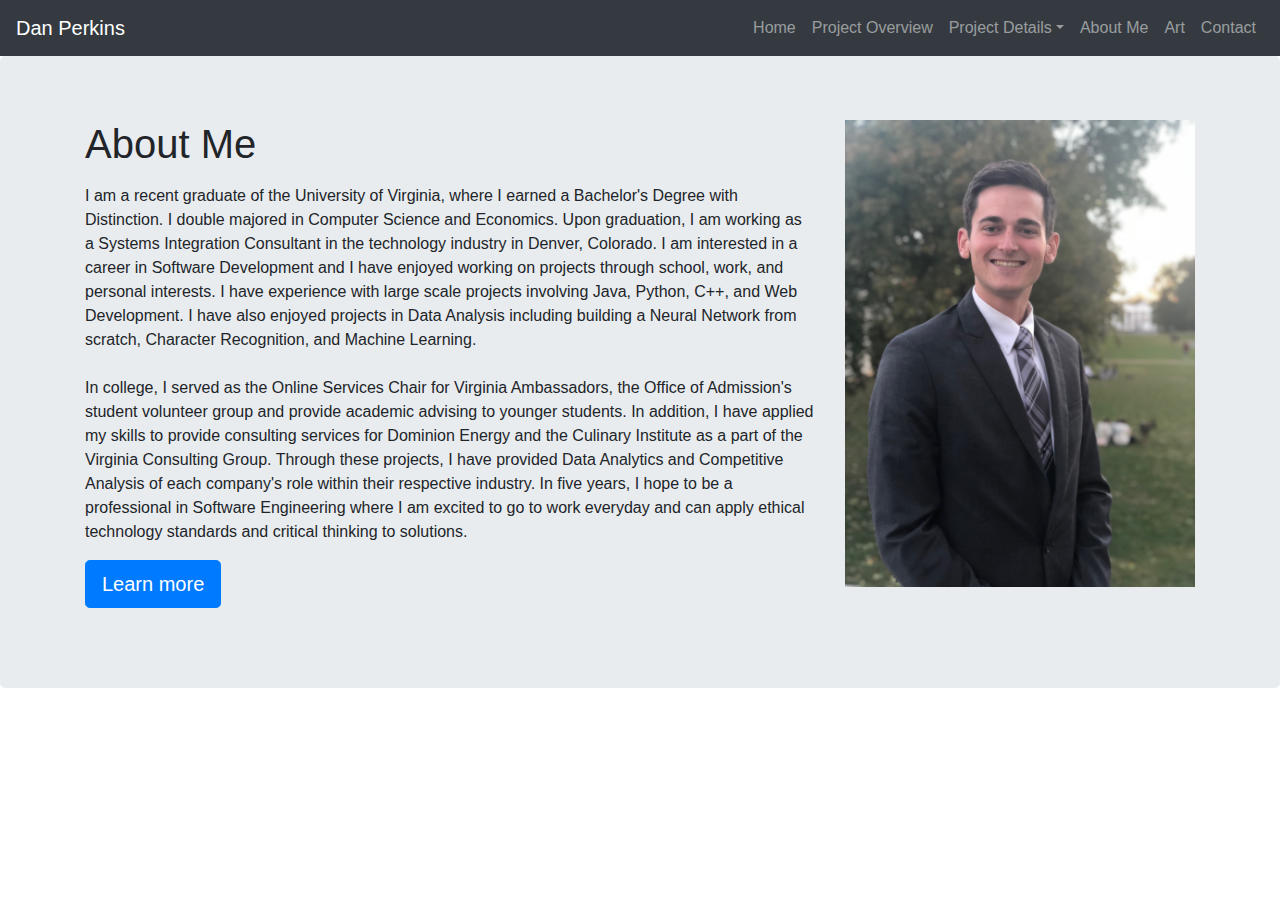
<file: index.html>
<!-- 1. create HTML5 doctype -->

<!DOCTYPE html>
<html lang="en">
  <head>
    <meta charset="utf-8">
    <script src="https://code.jquery.com/jquery-1.10.2.js"></script>
    
    <meta http-equiv="X-UA-Compatible" content="IE=edge">  <!-- required to handle IE -->
        
    <meta name="viewport" content="width=device-width, initial-scale=1">

    <link rel="stylesheet" href="https://maxcdn.bootstrapcdn.com/bootstrap/4.2.1/css/bootstrap.min.css" />

    
    <title>Dan Perkins - Software Developer</title>
        
  </head>
  <body>
    <header>
    
      <!--Navigation bar-->
<div id="nav-placeholder">

</div>

<script>
$(function(){
  $("#nav-placeholder").load("nav.html");
});
</script>
<!--end of Navigation bar-->

<!-- \\\\\\\\\\\\\\\\\\\\\\\\\\\\\\\\ OLD NAV BAR BELOW: \\\\\\\\\\\\\\\\\\\\\\\\\\\\\\\\\\\\\\\\\\\\\\\-->
<!-- 
      <nav class="navbar navbar-expand-md bg-dark navbar-dark">
        <a class="navbar-brand" href="personal-page.html">Dan Perkins</a>
                 
        
        <button class="navbar-toggler" type="button" data-toggle="collapse" data-target="#collapsibleNavbar">
          <span class="navbar-toggler-icon"></span>
        </button>
        
        
   
               
        <div class="collapse navbar-collapse justify-content-end" id="collapsibleNavbar">   
          <ul class="navbar-nav">
            <li class="nav-item">
              <a class="nav-link" href="index.html">Home</a>
            </li>
            <li class="nav-item">
              <a class="nav-link" href="personal-page.html">Project Overview</a>
            </li>              
            <li class="nav-item dropdown">
              <a class="nav-link dropdown-toggle" href="#" id="dropdown01" data-toggle="dropdown" aria-haspopup="true" aria-expanded="false">Projects</a>
              <div class="dropdown-menu" aria-labelledby="dropdown01">
                <a class="dropdown-item" href="CRM-mobile.html">CRM Mobile</a>
                <a class="dropdown-item" href="python-processor.html">PyProccessor</a>
             </div>
            </li>                            
            <li class="nav-item"> 
              <a class="nav-link" href="about.html">About Me</a>
            </li>
            <li class="nav-item">
              <a class="nav-link" href="contact-info.html">Contact</a>
            </li>            
          </ul>
        </div>  
      </nav> -->

    </header>

      <div class="jumbotron" style="margin-bottom:0;">
      <div class="container">
        <div class="row">
          <div class="col-md-8">
            <h1>About Me</h1>
              <p>
              <p>I am a recent graduate of the University of Virginia, where I earned a Bachelor's Degree with Distinction. I double majored in Computer Science and Economics. Upon graduation, I am working as a Systems Integration Consultant in the technology industry in Denver, Colorado. I am interested in a career in Software Development and I have enjoyed working on projects through school, work, and personal interests. I have experience with large scale projects involving Java, Python, C++, and Web Development. I have also enjoyed projects in Data Analysis including building a Neural Network from scratch, Character Recognition, and Machine Learning. <br></br>

               In college, I served as the Online Services Chair for Virginia Ambassadors, the Office of Admission's student volunteer group and provide academic advising to younger students. In addition, I have applied my skills to provide consulting services for Dominion Energy and the Culinary Institute as a part of the Virginia Consulting Group. Through these projects, I have provided Data Analytics and Competitive Analysis of each company's role within their respective industry. In five years, I hope to be a professional in Software Engineering where I am excited to go to work everyday and can apply ethical technology standards and critical thinking to solutions.
              </p>         	
          		<a class="btn btn-primary btn-lg" href="about.html" role="button">Learn more</a>
        	</p>  
          </div>
          <div class="col-md-4">
            <img src="images/IMG_8834.jpeg" style="width:100%;"/>
          </div>
        </div>            
      </div>
    </div>
    <script src="https://ajax.googleapis.com/ajax/libs/jquery/3.3.1/jquery.min.js"></script>
    <script src="https://maxcdn.bootstrapcdn.com/bootstrap/4.2.1/js/bootstrap.min.js"></script>
    <!-- <script src="js/bootstrap.min.js"></script> if you downloaded bootstrap to your computer -->
    
    
  </body>
</html>
</file>
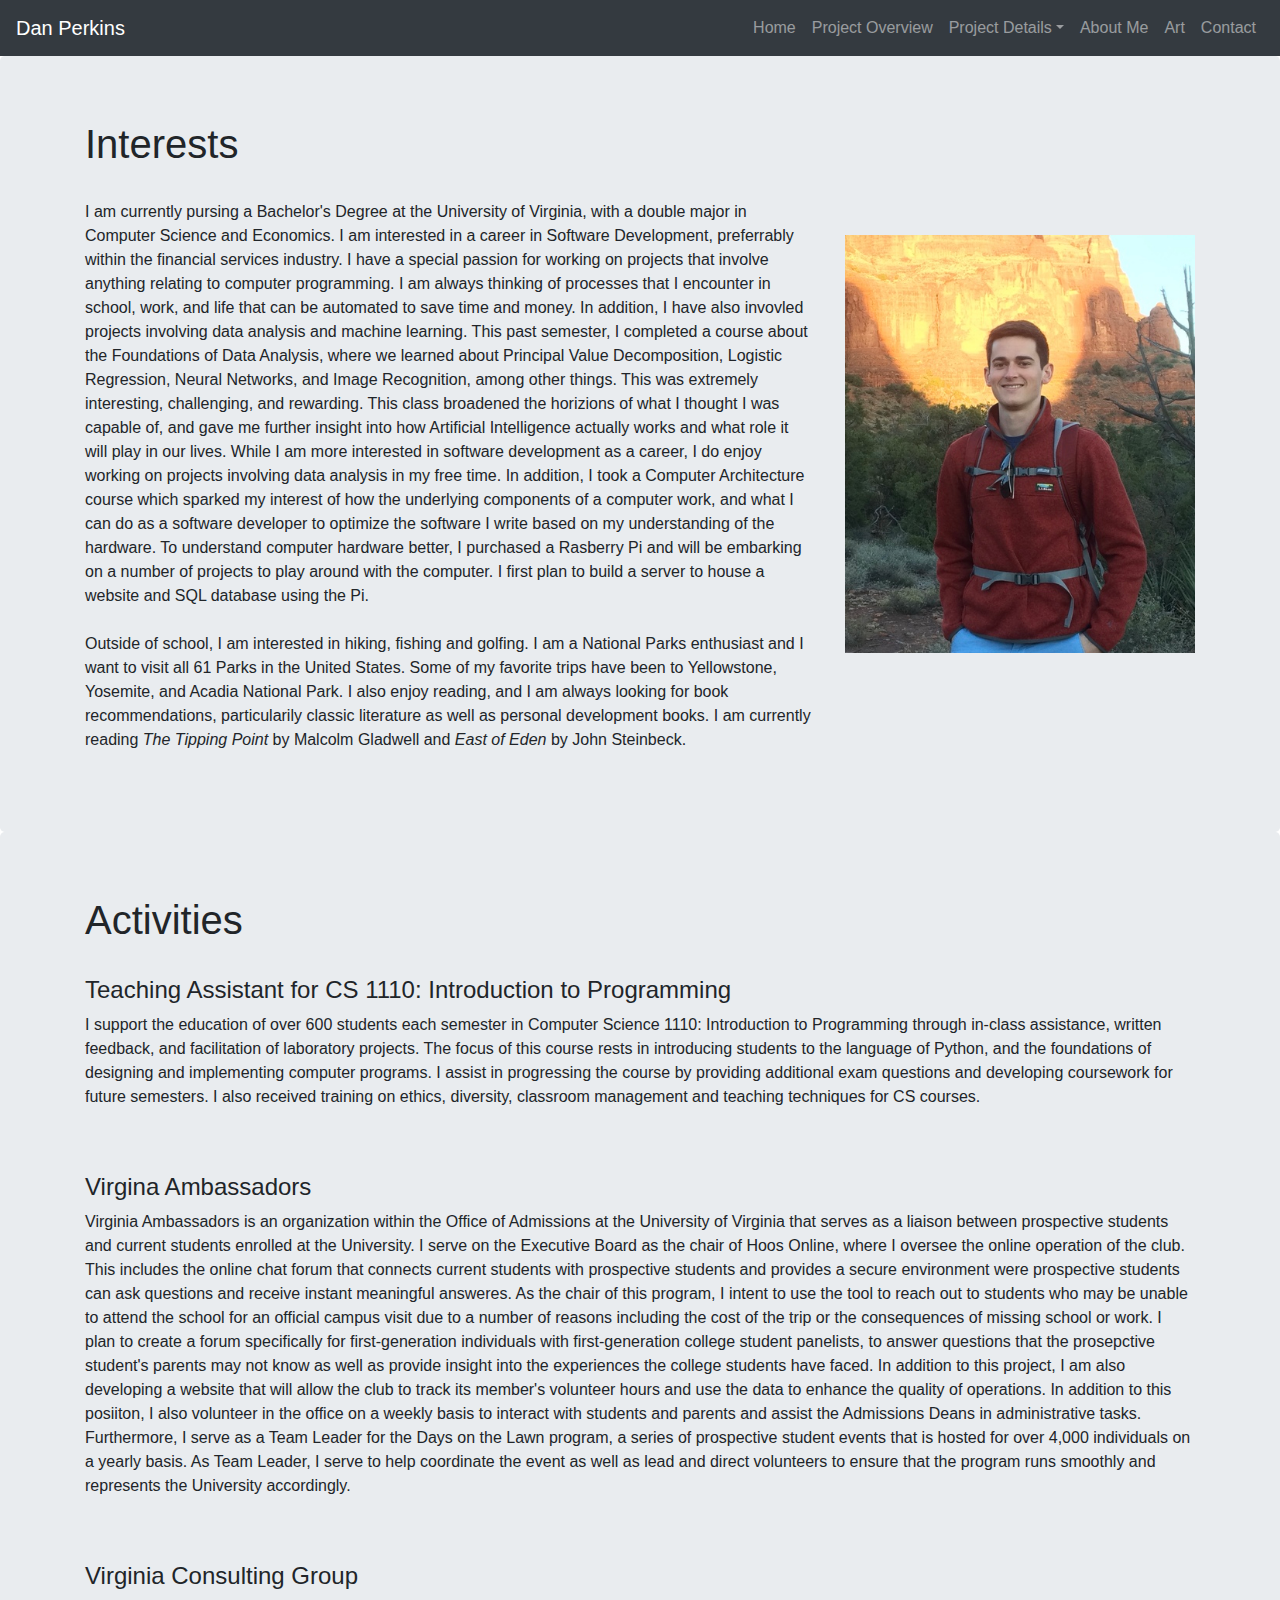
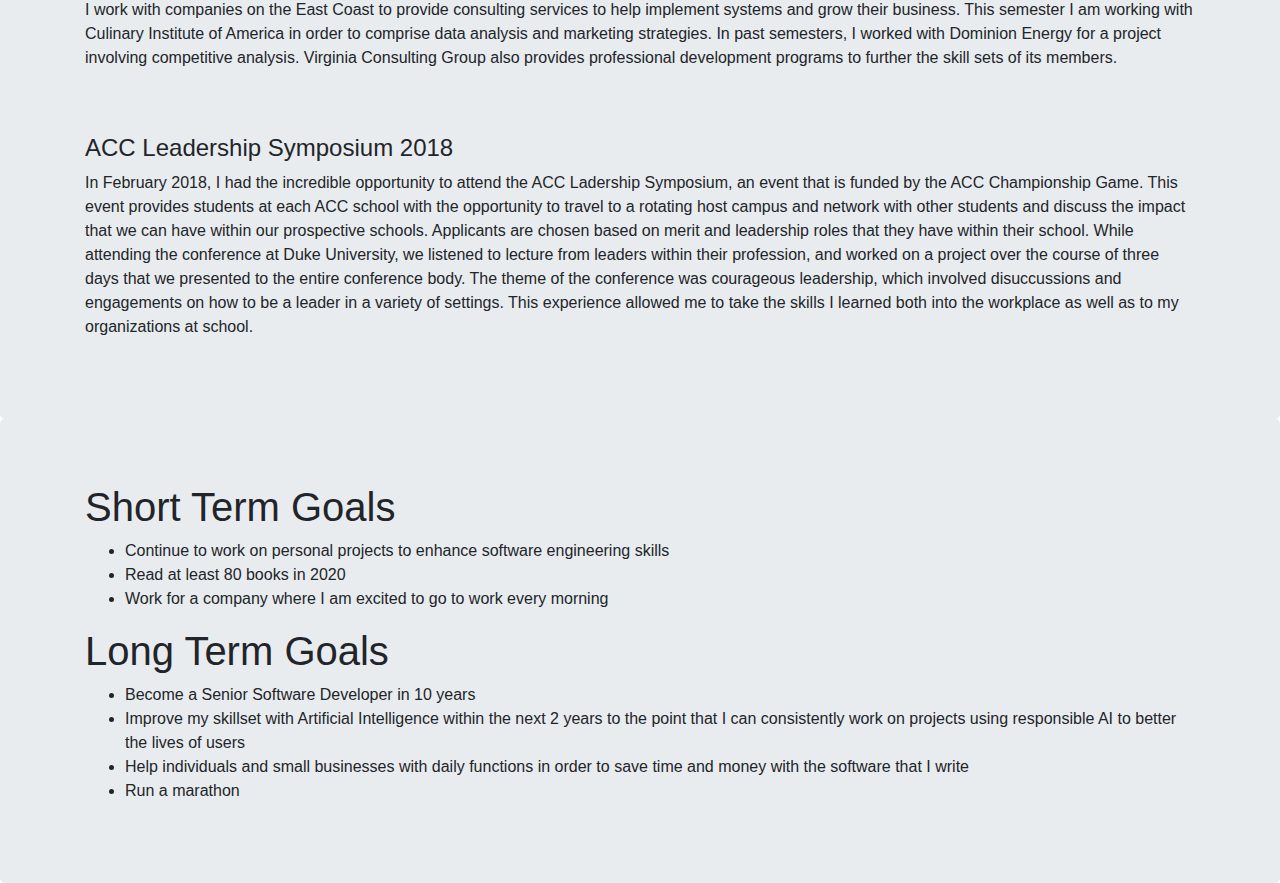
<file: about.html>
<!-- 1. create HTML5 doctype -->

<!DOCTYPE html>
<html lang="en">
  <head>
    <meta charset="utf-8">
    
    <meta http-equiv="X-UA-Compatible" content="IE=edge">  <!-- required to handle IE -->

    <meta name="viewport" content="width=device-width, initial-scale=1">
    <script src="https://code.jquery.com/jquery-1.10.2.js"></script>
    <link rel="stylesheet" href="https://maxcdn.bootstrapcdn.com/bootstrap/4.2.1/css/bootstrap.min.css" />

    <title>About Me</title>
        
  </head>
  <body>
    <header>
    <!--Nav Bar below-->
<div id="nav-placeholder-about">

</div>

<script>
$(function(){
  $("#nav-placeholder-about").load("nav.html");
});
</script>
<!--end of Navigation bar-->
</header>


    <div class="jumbotron" style="margin-bottom:0;">
      <div class="container">
        <div class="row">
          <div class="col-md-8">
            <h1>Interests</h1><br>
              <p>I am currently pursing a Bachelor's Degree at the University of Virginia, with a double major in Computer Science and Economics. I am interested in a career in Software Development, preferrably within the financial services industry. I have a special passion for working on projects that involve anything relating to computer programming. I am always thinking of processes that I encounter in school, work, and life that can be automated to save time and money. In addition, I have also invovled projects involving data analysis and machine learning. This past semester, I completed a course about the Foundations of Data Analysis, where we learned about Principal Value Decomposition, Logistic Regression, Neural Networks, and Image Recognition, among other things. This was extremely interesting, challenging, and rewarding. This class broadened the horizions of what I thought I was capable of, and gave me further insight into how Artificial Intelligence actually works and what role it will play in our lives. While I am more interested in software development as a career, I do enjoy working on projects involving data analysis in my free time. In addition, I took a Computer Architecture course which sparked my interest of how the underlying components of a computer work, and what I can do as a software developer to optimize the software I write based on my understanding of the hardware. To understand computer hardware better, I purchased a Rasberry Pi and will be embarking on a number of projects to play around with the computer. I first plan to build a server to house a website and SQL database using the Pi. 
              <br></br>
              Outside of school, I am interested in hiking, fishing and golfing. I am a National Parks enthusiast and I want to visit all 61 Parks in the United States. Some of my favorite trips have been to Yellowstone, Yosemite, and Acadia National Park. I also enjoy reading, and I am always looking for book recommendations, particularily classic literature as well as personal development books. I am currently reading <i>The Tipping Point</i> by Malcolm Gladwell and <i>East of Eden</i> by John Steinbeck.
              </p>
          </div>
          <div class="col-md-4 d-flex align-items-center justify-content-center">
              <img src="images/interests.jpg" style="width:100%;"/>
          </div>
        </div>            
      </div>
    </div>

    <div class="jumbotron" style="margin-bottom:0;">
      <div class="container">
            <h1>Activities</h1><br>
              <h4>Teaching Assistant for CS 1110: Introduction to Programming</h4>
              <p>
                I support the education of over 600 students each semester in Computer Science 1110: Introduction to Programming through in-class assistance, written feedback, and facilitation of laboratory projects. The focus of this course rests in introducing students to the language of Python, and the foundations of designing and implementing computer programs. I assist in progressing the course by providing additional exam questions and developing coursework for future semesters. I also received training on ethics, diversity, classroom management and teaching techniques for CS courses.
              </p><br></br>
              <h4>Virgina Ambassadors</h4>
              <p>
                Virginia Ambassadors is an organization within the Office of Admissions at the University of Virginia that serves as a liaison between prospective students and current students enrolled at the University. I serve on the Executive Board as the chair of Hoos Online, where I oversee the online operation of the club. This includes the online chat forum that connects current students with prospective students and provides a secure environment were prospective students can ask questions and receive instant meaningful answeres. As the chair of this program, I intent to use the tool to reach out to students who may be unable to attend the school for an official campus visit due to a number of reasons including the cost of the trip or the consequences of missing school or work. I plan to create a forum specifically for first-generation individuals with first-generation college student panelists, to answer questions that the prosepctive student's parents may not know as well as provide insight into the experiences the college students have faced. In addition to this project, I am also developing a website that will allow the club to track its member's volunteer hours and use the data to enhance the quality of operations. In addition to this posiiton, I also volunteer in the office on a weekly basis to interact with students and parents and assist the Admissions Deans in administrative tasks. Furthermore, I serve as a Team Leader for the Days on the Lawn program, a series of prospective student events that is hosted for over 4,000 individuals on a yearly basis. As Team Leader, I serve to help coordinate the event as well as lead and direct volunteers to ensure that the program runs smoothly and represents the University accordingly.
              </p> <br></br>
              <h4>Virginia Consulting Group</h4>
              <p>
                I work with companies on the East Coast to provide consulting services to help implement systems and grow their business. This semester I am working with Culinary Institute of America in order to comprise data analysis and marketing strategies. In past semesters, I worked with Dominion Energy for a project involving competitive analysis. Virginia Consulting Group also provides professional development programs to further the skill sets of its members.
              </p> <br></br>
              <h4>ACC Leadership Symposium 2018</h4>
              <p>
                In February 2018, I had the incredible opportunity to attend the ACC Ladership Symposium, an event that is funded by the ACC Championship Game. This event provides students at each ACC school with the opportunity to travel to a rotating host campus and network with other students and discuss the impact that we can have within our prospective schools. Applicants are chosen based on merit and leadership roles that they have within their school. While attending the conference at Duke University, we listened to lecture from leaders within their profession, and worked on a project over the course of three days that we presented to the entire conference body. The theme of the conference was courageous leadership, which involved disuccussions and engagements on how to be a leader in a variety of settings. This experience allowed me to take the skills I learned both into the workplace as well as to my organizations at school.
              </p>
          </div>
        </div> 
    

    <div class="jumbotron" style="margin-bottom:0;">
      <div class="container">
              <h1>Short Term Goals</h1>
              <ul>
                <li>Continue to work on personal projects to enhance software engineering skills</li>
                <li>Read at least 80 books in 2020</li>
                <li>Work for a company where I am excited to go to work every morning</li>
              </ul>
              <h1>Long Term Goals</h1>
              <ul>
                <li>Become a Senior Software Developer in 10 years</li>
                <li>Improve my skillset with Artificial Intelligence within the next 2 years to the point that I can consistently work on projects using responsible AI to better the lives of users</li>
                <li>Help individuals and small businesses with daily functions in order to save time and money with the software that I write</li>
                <li>Run a marathon</li>
              </ul>
          </div>
        </div> 
    
    <script src="https://ajax.googleapis.com/ajax/libs/jquery/3.3.1/jquery.min.js"></script>
    <script src="https://maxcdn.bootstrapcdn.com/bootstrap/4.2.1/js/bootstrap.min.js"></script>
    <!-- <script src="js/bootstrap.min.js"></script> if you downloaded bootstrap to your computer -->
    
    
  </body>
</html>
</file>
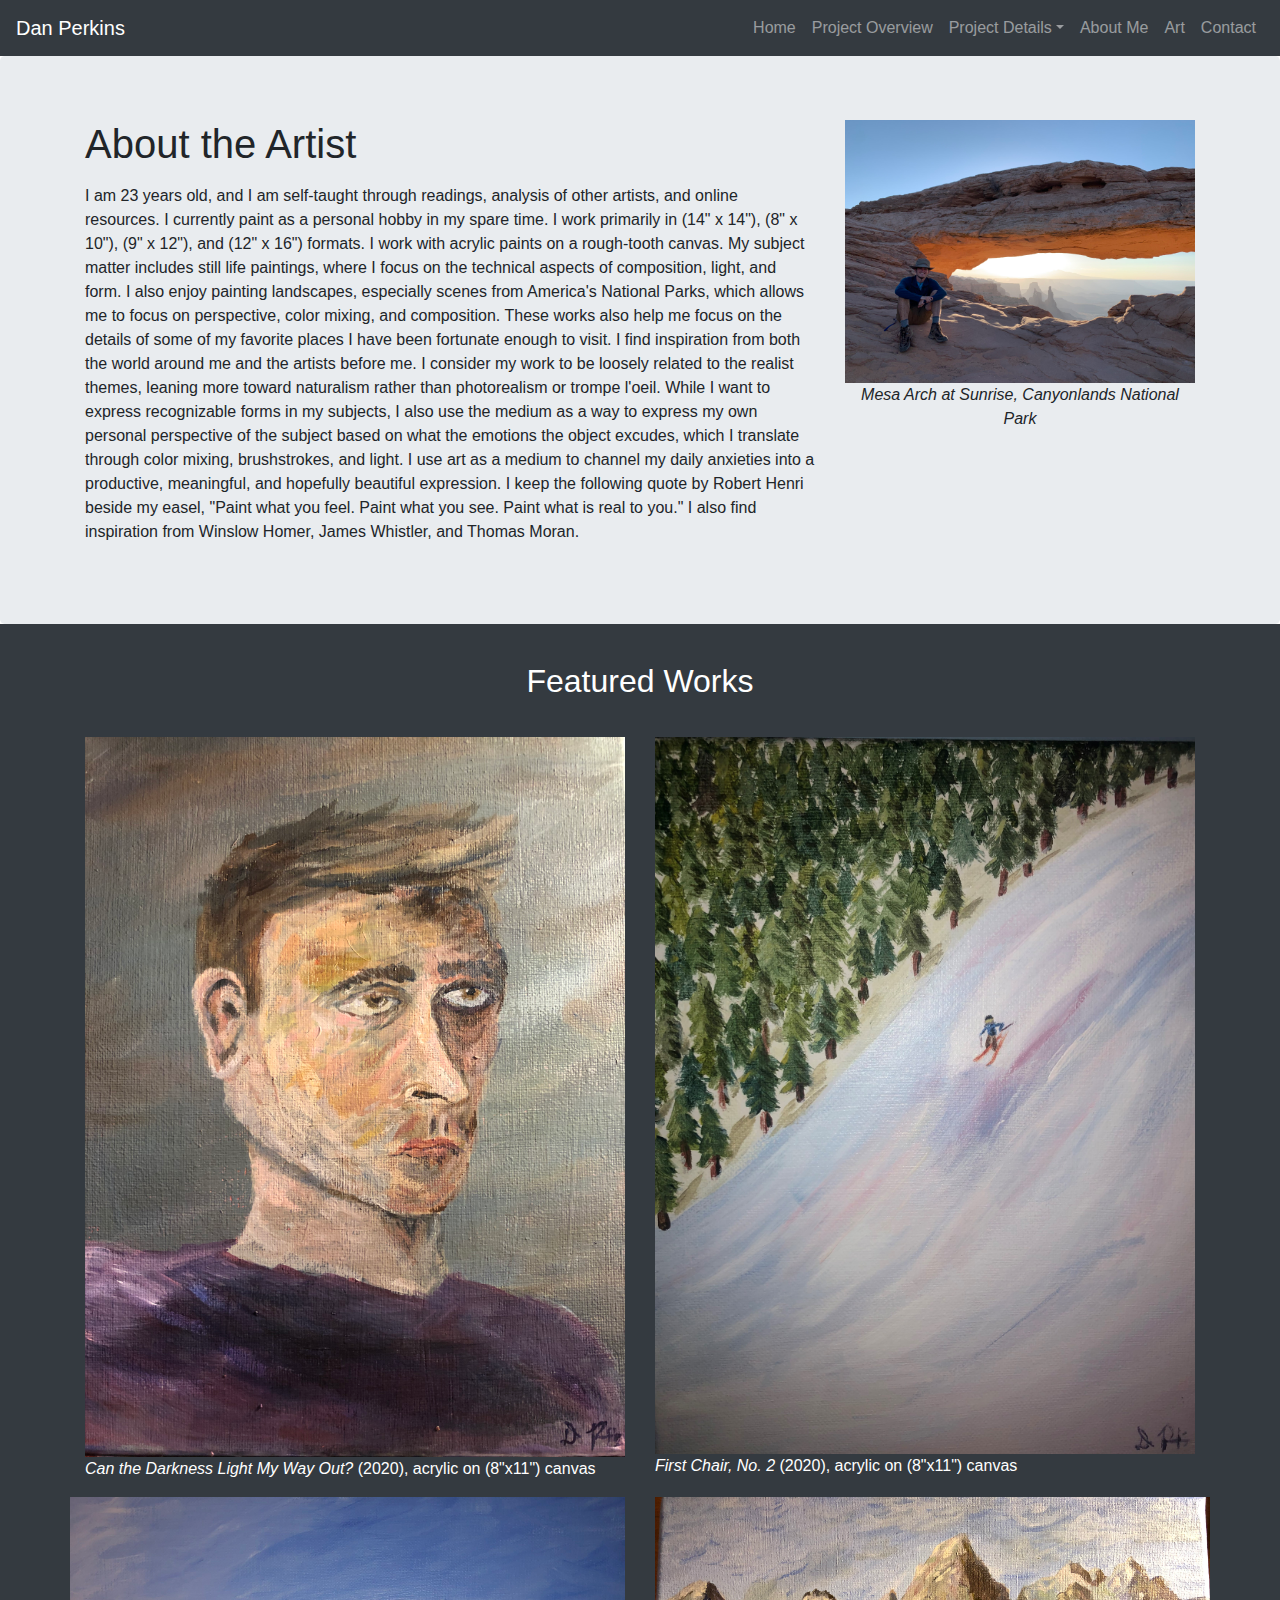
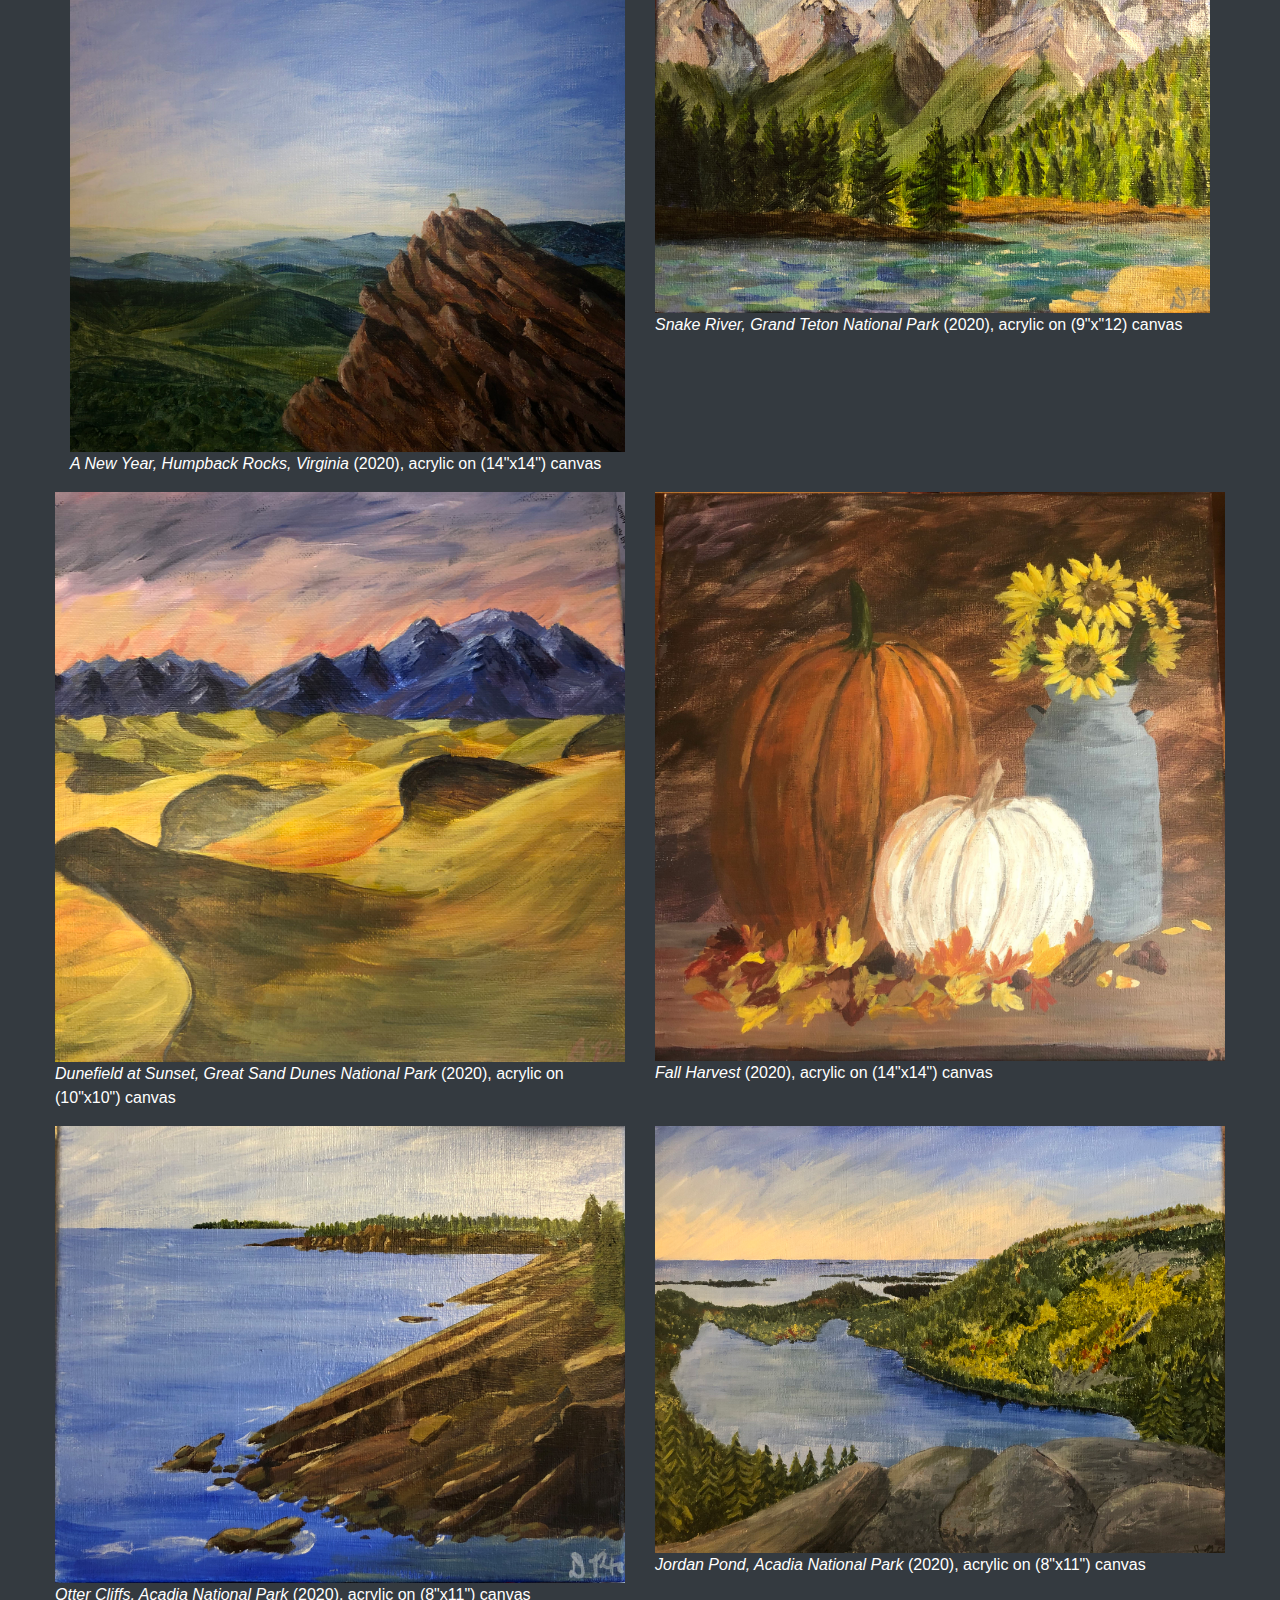
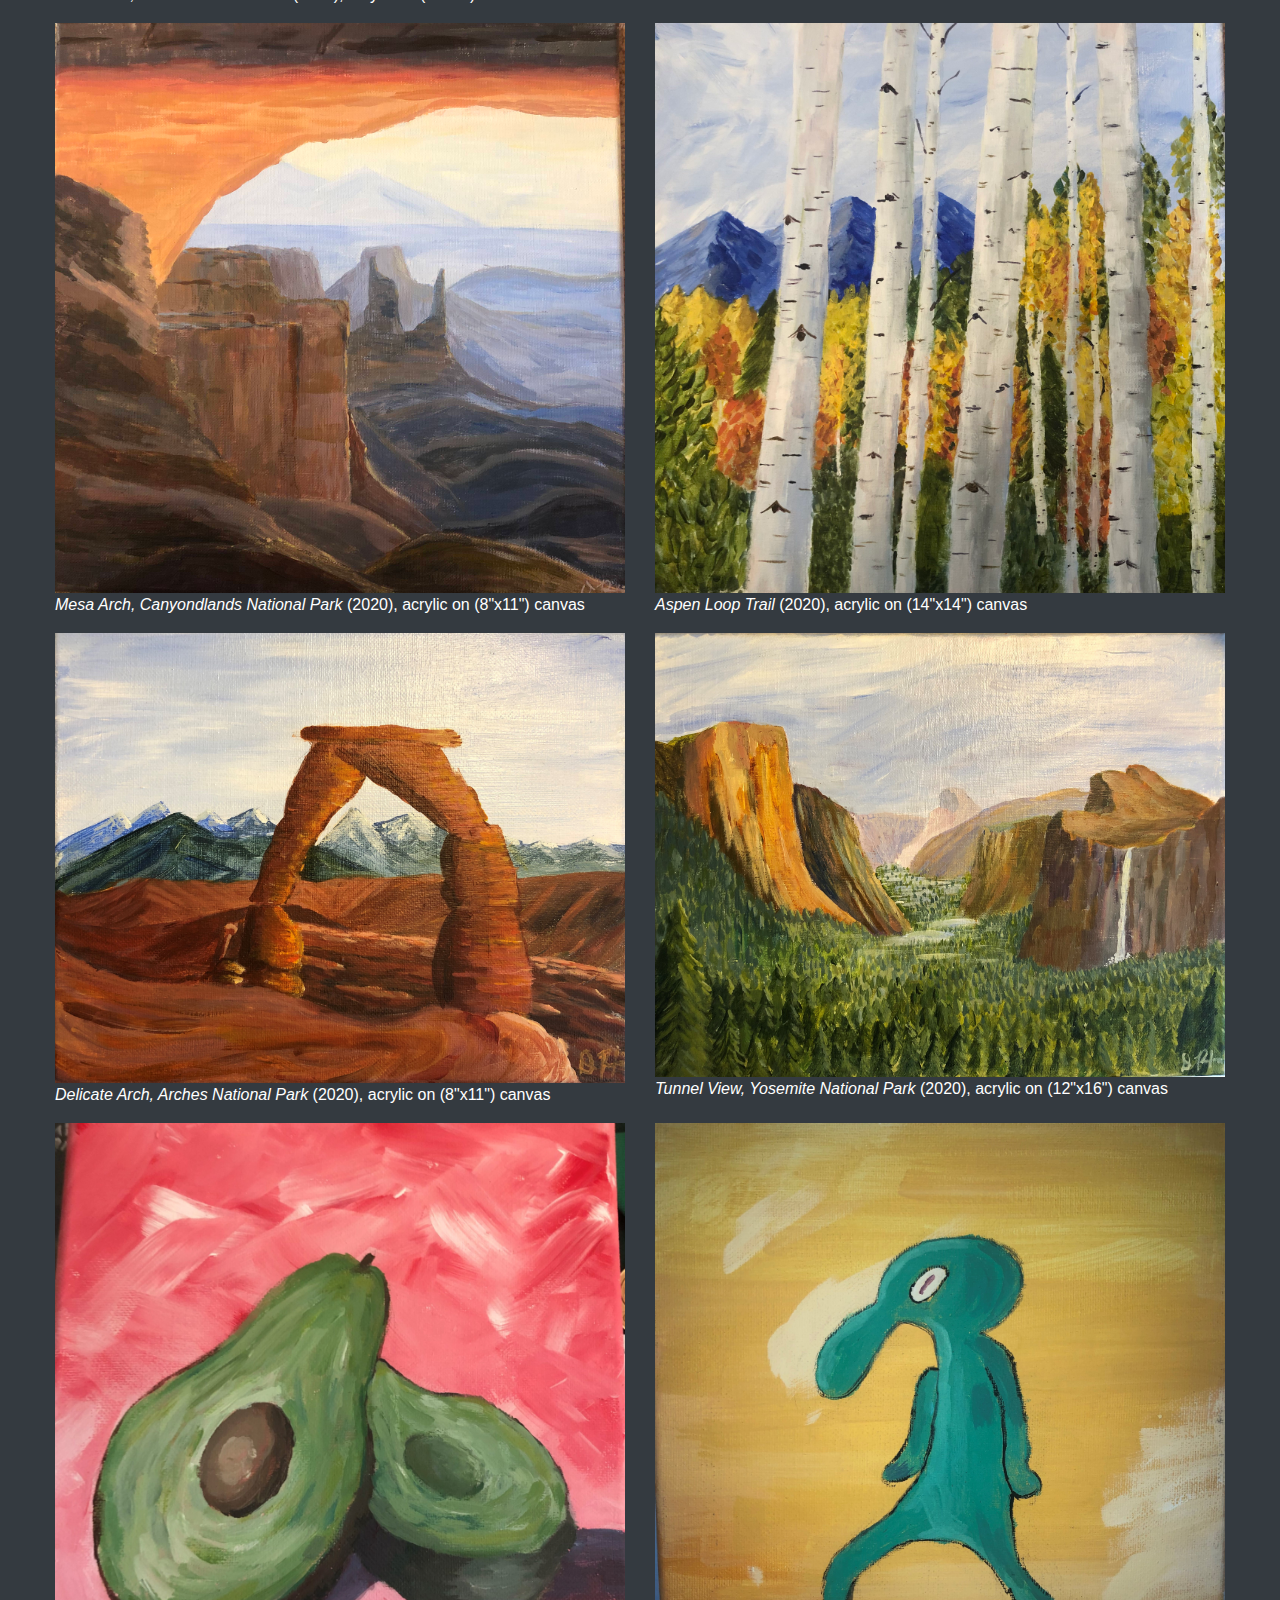
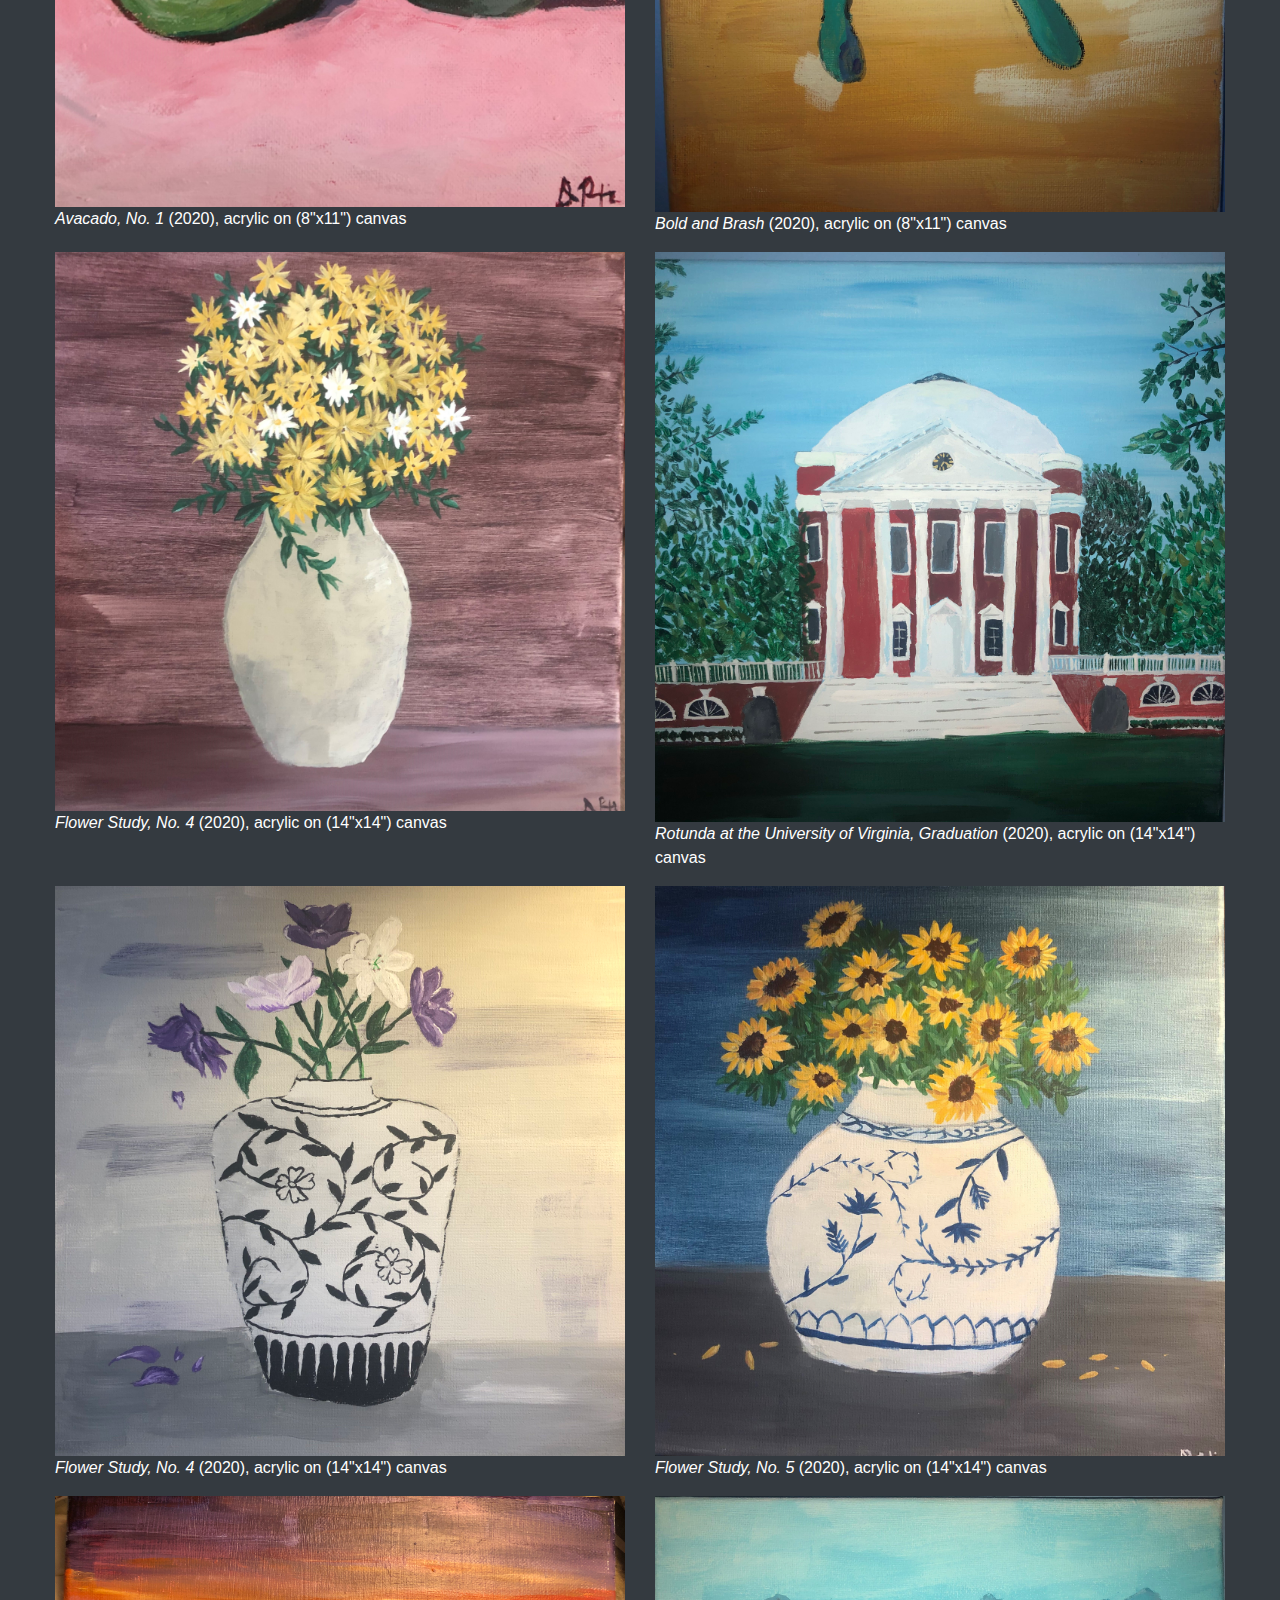
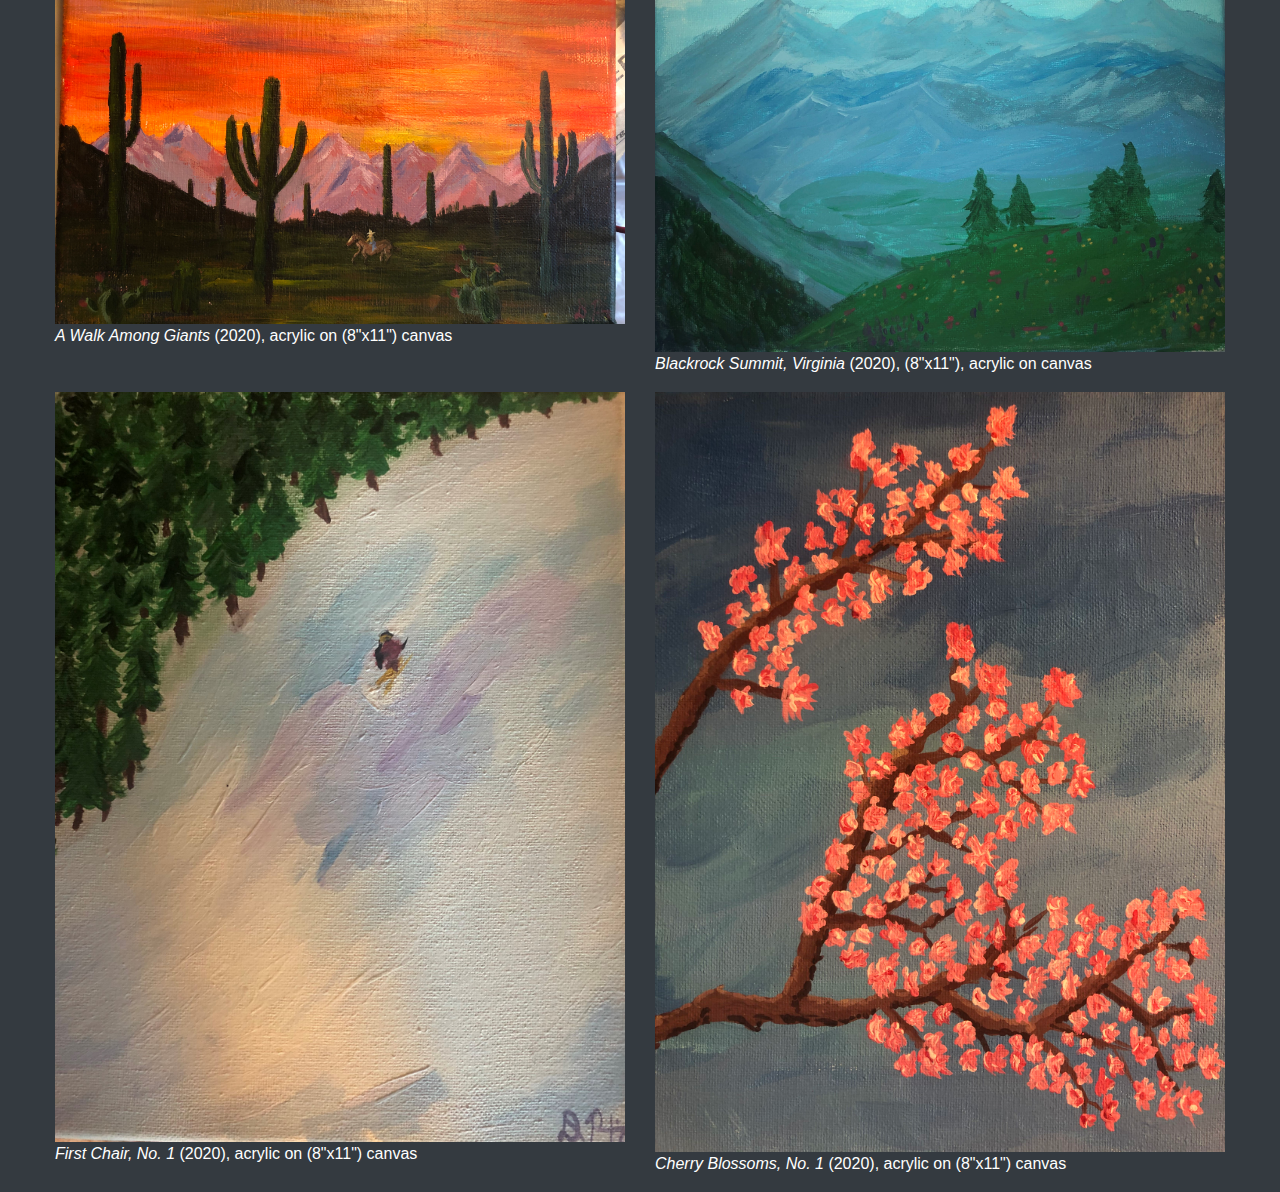
<file: art.html>
<!-- 1. create HTML5 doctype -->

<!DOCTYPE html>
<html lang="en">
  <head>
    <meta charset="utf-8">
    <script src="https://code.jquery.com/jquery-1.10.2.js"></script>
    
    <meta http-equiv="X-UA-Compatible" content="IE=edge">  <!-- required to handle IE -->
        
    <script src="https://code.jquery.com/jquery-1.10.2.js"></script>

    <meta name="viewport" content="width=device-width, initial-scale=1">

    <link rel="stylesheet" href="https://maxcdn.bootstrapcdn.com/bootstrap/4.2.1/css/bootstrap.min.css" />

    
    <title>Dan Perkins - Software Developer</title>
        
  </head>
  <body>
    <header>
    
<!--Nav Bar below-->
<div id="nav-placeholder">
</div>
<script>
$(function(){
  $("#nav-placeholder").load("nav.html");
});
</script>
<!--end of Navigation bar-->


    </header>
            

      <div class="jumbotron" style="margin-bottom:0;">
      <div class="container">
        <!-- About Me Row-->
        <div class="row">
          <div class="col-md-8">
            <h1>About the Artist</h1>
              <p>
              <p>I am 23 years old, and I am self-taught through readings, analysis of other artists, and online resources. I currently paint as a personal hobby in my spare time. I work primarily in (14" x 14"), (8" x 10"), (9" x 12"), and (12" x 16") formats. I work with acrylic paints on a rough-tooth canvas. My subject matter includes still life paintings, where I focus on the technical aspects of composition, light, and form. I also enjoy painting landscapes, especially scenes from America's National Parks, which allows me to focus on perspective, color mixing, and composition. These works also help me focus on the details of some of my favorite places I have been fortunate enough to visit. I find inspiration from both the world around me and the artists before me. I consider my work to be loosely related to the realist themes, leaning more toward naturalism rather than photorealism or trompe l'oeil. While I want to express recognizable forms in my subjects, I also use the medium as a way to express my own personal perspective of the subject based on what the emotions the object excudes, which I translate through color mixing, brushstrokes, and light. I use art as a medium to channel my daily anxieties into a productive, meaningful, and hopefully beautiful expression. I keep the following quote by Robert Henri beside my easel, "Paint what you feel. Paint what you see. Paint what is real to you." I also find inspiration from Winslow Homer, James Whistler, and Thomas Moran.
        	</p>  
          </div>

          <div class="col-md-4">

            <figure>
              <img src='images/Paintings/IMG_0771.jpg' alt='missing' style="width:100%; " />
              <figcaption style="text-align:center; size:8px;"><i>Mesa Arch at Sunrise, Canyonlands National Park</i></figcaption>
            </figure>

          </div>
        </div>
 


      </div>
    </div>
    <!-- container below -->
    <div class="container-fluid bg-dark text-white">

        <h2 class="text-center" style="margin-bottom:36px;"></br>Featured Works</h2>
        <div class="container bg-dark text-white">
          <!-- ########## Photos Row 1 ################# -->
        <div class="row">
          <div class="col-md-6">
            <figure>
              <img src='images/Paintings/IMG_5773.jpg' alt='missing' style="width:100%; " />
              <figcaption><i>Can the Darkness Light My Way Out?</i> (2020), acrylic on (8"x11") canvas</figcaption>
            </figure>
          </div>
          <div class="col-md-6">
            <figure>
              <img src='images/Paintings/IMG_5745.jpg' alt='missing' style="width:100%" />
              <figcaption><i>First Chair, No. 2</i> (2020), acrylic on (8"x11") canvas</figcaption>
            </figure>
          </div>
          
         <!-- ########## Photos Row 1 ################# -->
        <div class="row">
          <div class="col-md-6">
            <figure>
              <img src='images/Paintings/IMG_5749.jpg' alt='missing' style="width:100%; " />
              <figcaption><i>A New Year, Humpback Rocks, Virginia</i> (2020), acrylic on (14"x14") canvas</figcaption>
            </figure>
          </div>
          <div class="col-md-6">
            <figure>
              <img src='images/Paintings/IMG_5774.jpg' alt='missing' style="width:100%" />
              <figcaption><i>Snake River, Grand Teton National Park</i> (2020), acrylic on (9"x"12) canvas</figcaption>
            </figure>
          </div>
          
        <!-- ############## Photos Row 2 ################# -->
        <div class="row">
          <div class="col-md-6">
            <figure>
              <img src='images/Paintings/IMG_5755.jpg' alt='missing' style="width:100%" />
              <figcaption><i>Dunefield at Sunset, Great Sand Dunes National Park</i> (2020), acrylic on (10"x10") canvas</figcaption>
            </figure>
          </div>
          <div class="col-md-6">
            <figure>
              <img src='images/Paintings/IMG_5754.jpg' alt='missing' style="width:100%" />
              <figcaption><i>Fall Harvest</i> (2020), acrylic on (14"x14") canvas</figcaption>
            </figure>
          </div>
        </div> 
        <!-- ############## Photos Row 3 ################# -->
        <div class="row">
          <div class="col-md-6">
            <figure>
              <img src='images/Paintings/IMG_5708.HEIC' alt='missing' style="width:100%" />
              <figcaption><i>Otter Cliffs, Acadia National Park</i> (2020), acrylic on (8"x11") canvas</figcaption>
            </figure>
          </div>
          <div class="col-md-6">
            <figure>
              <img src='images/Paintings/IMG_5759.jpg' alt='missing' style="width:100%" />
              <figcaption><i>Jordan Pond, Acadia National Park</i> (2020), acrylic on (8"x11") canvas</figcaption>
            </figure>
          </div>
        </div>  
        <!-- ############## Photos Row 2 ################# -->
        <div class="row">
          <div class="col-md-6">
            <figure>
              <img src='images/Paintings/IMG_5760.jpg' alt='missing' style="width:100%" />
              <figcaption><i>Mesa Arch, Canyondlands National Park</i> (2020), acrylic on (8"x11") canvas</figcaption>
            </figure>
          </div>
          <div class="col-md-6">
            <figure>
              <img src='images/Paintings/IMG_5761.jpg' alt='missing' style="width:100%" />
              <figcaption><i>Aspen Loop Trail</i> (2020), acrylic on (14"x14") canvas</figcaption>
            </figure>
          </div>
        </div>
                <!-- ############## Photos Row 2 ################# -->
        <div class="row">
          <div class="col-md-6">
            <figure>
              <img src='images/Paintings/IMG_5710.HEIC' alt='missing' style="width:100%" />
              <figcaption><i>Delicate Arch, Arches National Park</i> (2020), acrylic on (8"x11") canvas</figcaption>
            </figure>
          </div>
          <div class="col-md-6">
            <figure>
              <img src='images/Paintings/IMG_5709.HEIC' alt='missing' style="width:100%" />
              <figcaption><i>Tunnel View, Yosemite National Park</i> (2020), acrylic on (12"x16") canvas</figcaption>
            </figure>
          </div>
        </div>
                <!-- ############## Photos Row 2 ################# -->
        <div class="row">
          <div class="col-md-6">
            <figure>
              <img src='images/Paintings/IMG_5450.jpg' alt='missing' style="width:100%" />
              <figcaption><i>Avacado, No. 1</i> (2020), acrylic on (8"x11") canvas</figcaption>
            </figure>
          </div>
          <div class="col-md-6">
            <figure>
              <img src='images/Paintings/IMG_5746.jpg' alt='missing' style="width:100%" />
              <figcaption><i>Bold and Brash</i> (2020), acrylic on (8"x11") canvas</figcaption>
            </figure>
          </div>
        </div>
                <!-- ############## Photos Row 2 ################# -->
        <div class="row">
          <div class="col-md-6">
            <figure>
              <img src='images/Paintings/IMG_5303.jpg' alt='missing' style="width:100%" />
              <figcaption><i>Flower Study, No. 4</i> (2020), acrylic on (14"x14") canvas</figcaption>
            </figure>
          </div>
          <div class="col-md-6">
            <figure>
              <img src='images/Paintings/IMG_5747.jpg' alt='missing' style="width:100%" />
              <figcaption><i>Rotunda at the University of Virginia, Graduation</i> (2020), acrylic on (14"x14") canvas</figcaption>
            </figure>
          </div>
        </div>   
                <!-- ############## Photos Row 2 ################# -->
        <div class="row">
          <div class="col-md-6">
            <figure>
              <img src='images/Paintings/IMG_5752.jpg' alt='missing' style="width:100%" />
              <figcaption><i>Flower Study, No. 4</i> (2020), acrylic on (14"x14") canvas</figcaption>
            </figure>
          </div>
          <div class="col-md-6">
            <figure>
              <img src='images/Paintings/IMG_5753.jpg' alt='missing' style="width:100%" />
              <figcaption><i>Flower Study, No. 5</i> (2020), acrylic on (14"x14") canvas</figcaption>
            </figure>
          </div>
        </div> 
                <!-- ############## Photos Row 2 ################# -->
        <div class="row">
          <div class="col-md-6">
            <figure>
              <img src='images/Paintings/walk_among_giants.jpg' alt='missing' style="width:100%" />
              <figcaption><i>A Walk Among Giants</i> (2020), acrylic on (8"x11") canvas</figcaption>
            </figure>
          </div>
          <div class="col-md-6">
            <figure>
              <img src='images/Paintings/IMG_5748.jpg' alt='missing' style="width:100%" />
              <figcaption><i>Blackrock Summit, Virginia</i> (2020), (8"x11"), acrylic on canvas</figcaption>
            </figure>
          </div>
        </div> 
                <!-- ############## Photos Row 2 ################# -->
        <div class="row">
          <div class="col-md-6">
            <figure>
              <img src='images/Paintings/IMG_5744.jpg' alt='missing' style="width:100%" />
              <figcaption><i>First Chair, No. 1</i> (2020), acrylic on (8"x11") canvas</figcaption>
            </figure>
          </div>
          <div class="col-md-6">
            <figure>
              <img src='images/Paintings/IMG_5751.jpg' alt='missing' style="width:100%" />
              <figcaption><i>Cherry Blossoms, No. 1</i> (2020), acrylic on (8"x11") canvas</figcaption>
            </figure>
          </div>
        </div> 
        </div>     




      </div>

       
    <script src="https://ajax.googleapis.com/ajax/libs/jquery/3.3.1/jquery.min.js"></script>
    <script src="https://maxcdn.bootstrapcdn.com/bootstrap/4.2.1/js/bootstrap.min.js"></script>
    
    
  </body>
</html>
</file>
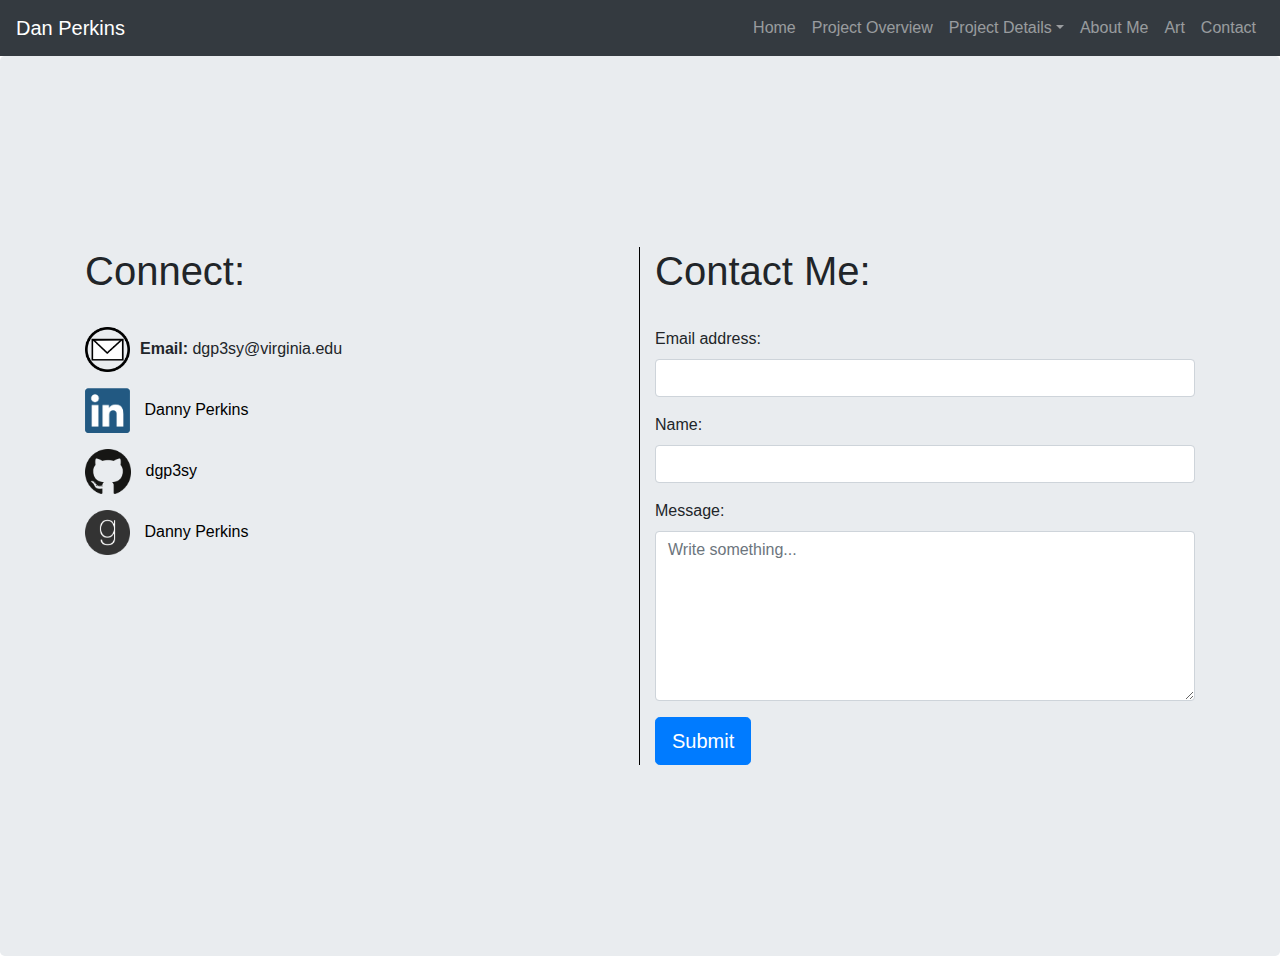
<file: contact-info.html>
<!DOCTYPE html>
<html lang="en">
  <head>
    <meta charset="utf-8">
    <script src="https://code.jquery.com/jquery-1.10.2.js"></script>

    <meta http-equiv="X-UA-Compatible" content="IE=edge">  <!-- required to handle IE -->
        
    <!-- 2. include meta tag to ensure proper rendering and touch zooming
         (bootstrap is designed to be responsive to mobile.
         Mobile-first styles are part of the core framework.)
    -->  
    <meta name="viewport" content="width=device-width, initial-scale=1">
    <!-- the width=device-width part sets the width of the page to follow
         the screen-width of the device (which will vary depending on the device)
         the initial-scale=1 part sets the initialize zoom level when the page 
         is first loaded by the browser. 
    --> 
  
    <!-- The above 2 meta tags *must* come first in the head; any other head content must come *after* these tags -->

    <!-- to use bootstrap:
         option1: download the files (from http://getbootstrap.com) and put them in 
                  your working directory
         option2: make a link to the files from a CDN (Content Delivery Network)       
    -->
  
    <!-- 3. link bootstrap pages (let's use CDN here)
         Two basic bootstrap pages are  
             https://maxcdn.bootstrapcdn.com/bootstrap/4.2.1/css/bootstrap.min.css" (style, link here)
             https://maxcdn.bootstrapcdn.com/bootstrap/4.2.1/js/bootstrap.min.js (js, link at the bottom)             
         use a link tag to link an external resource
         a rel (relationship) specifies relationship between the current document and the linked resource
         href (hypertext reference) specifies the link's destination 
    -->
    <link rel="stylesheet" href="https://maxcdn.bootstrapcdn.com/bootstrap/4.2.1/css/bootstrap.min.css" />
    <!-- <link rel="stylesheet" href="https://maxcdn.bootstrapcdn.com/bootstrap/3.3.7/css/bootstrap.min.css" />  for version 3-->     
    <!-- <link rel="stylesheet" href="css/bootstrap.min.css" /> if you downloaded bootstrap to your computer -->
  
    <!-- required scripts for IE --> 
    <!--[if lt IE 9]>
      <script src="https://oss.maxcdn.com/html5shiv/3.7.2/html5shiv.min.js"></script>
      <script src="https://oss.maxcdn.com/respond/1.4.2/respond.min.js"></script>
    <![endif]-->
    
    
    <!-- you may add styles here (document-level) or as an external file (external level) -->
<!--     <style>
      body { padding-top: 50px; }    // this is to leave space between navbar and heading 
                                     // when navbar-fixed-top is used
    </style> -->
    
    <title>Personal Page</title>
        
  </head>
  <body>
    <header>
    
      <!--Nav Bar below-->
<div id="nav-placeholder">
</div>
<script>
$(function(){
  $("#nav-placeholder").load("nav.html");
});
</script>
<!--end of Navigation bar-->

    </header>




    <div class="jumbotron" style="margin-bottom:0;min-height:100%;min-height:100vh;display:flex;align-items:center;">
      <div class="container">
        <div class="row">
          <div class="col-md-6" style="border-right:1px solid #000;">
            <h1>Connect:</h1><br>
              <p><img src="images/email-logo.png" style="height:5%;height:5vh;margin-right:10px;"/><b>Email:</b> dgp3sy@virginia.edu</p>
              
              <!-- LinkedIn -->
                <a href="https://www.linkedin.com/in/danny-perkins-63b262140/" style="text-decoration:none; color:#000000">
                  <p><img src="images/linkedin-logo.png" style="height:5%;height:5vh;margin-right:10px;"/>  Danny Perkins</p>
                </a>
                <!-- GitHub -->
                <a href="https://www.Github.com/dgp3sy/" style="text-decoration:none; color:#000000">
                  <p><img src="images/github-logo.png" style="height:5%;height:5vh;margin-right:10px;"/>  dgp3sy</p>
                </a>
                <!-- Goodreads -->
                <a href="https://www.goodreads.com/danny_perkins" style="text-decoration:none; color:#000000">
                  <p><img src="images/goodreads.png" style="height:5%;height:5vh;margin-right:10px;"/>  Danny Perkins</p>
                </a>
            </div>
            <div class="col-md-6">
              <form action="contact-info.html">
                <h1>Contact Me:</h1><br>
                <div class="form-group">
                  <label for="email">Email address:</label>
                  <input type="email" class="form-control" id="email">
                </div>
                <div class="form-group">
                  <label for="pwd">Name:</label>
                  <input type="text" class="form-control" id="pwd">
                </div>
                <div class="form-group">
                  <label for="msg">Message:</label>
                  <textarea id="subject" class="form-control" name="subject" placeholder="Write something..." style="height:170px"></textarea>
                </div>
                <button type="submit" class="btn btn-primary btn-lg" style="color:#">Submit</button>
              </form>
            </div>
          </div>
        </div>
      </div>


  </body>
</html>
</file>
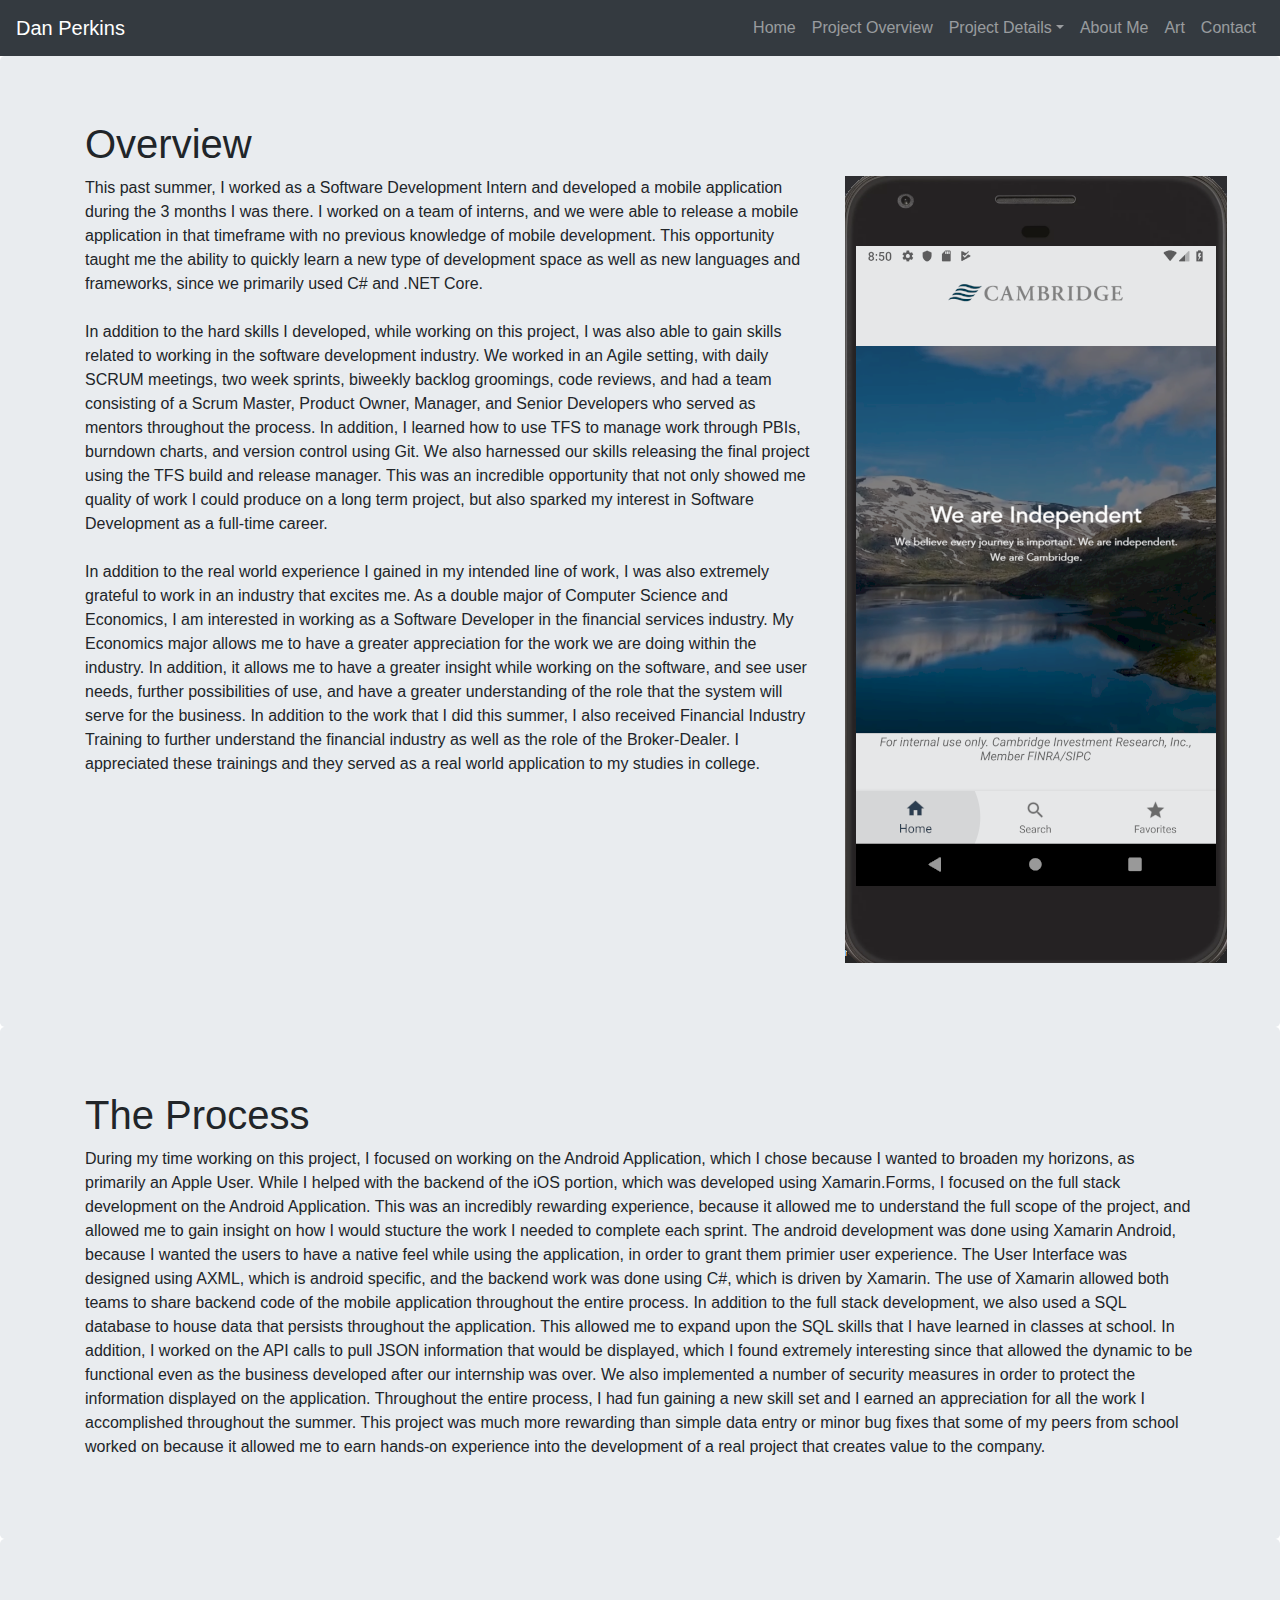
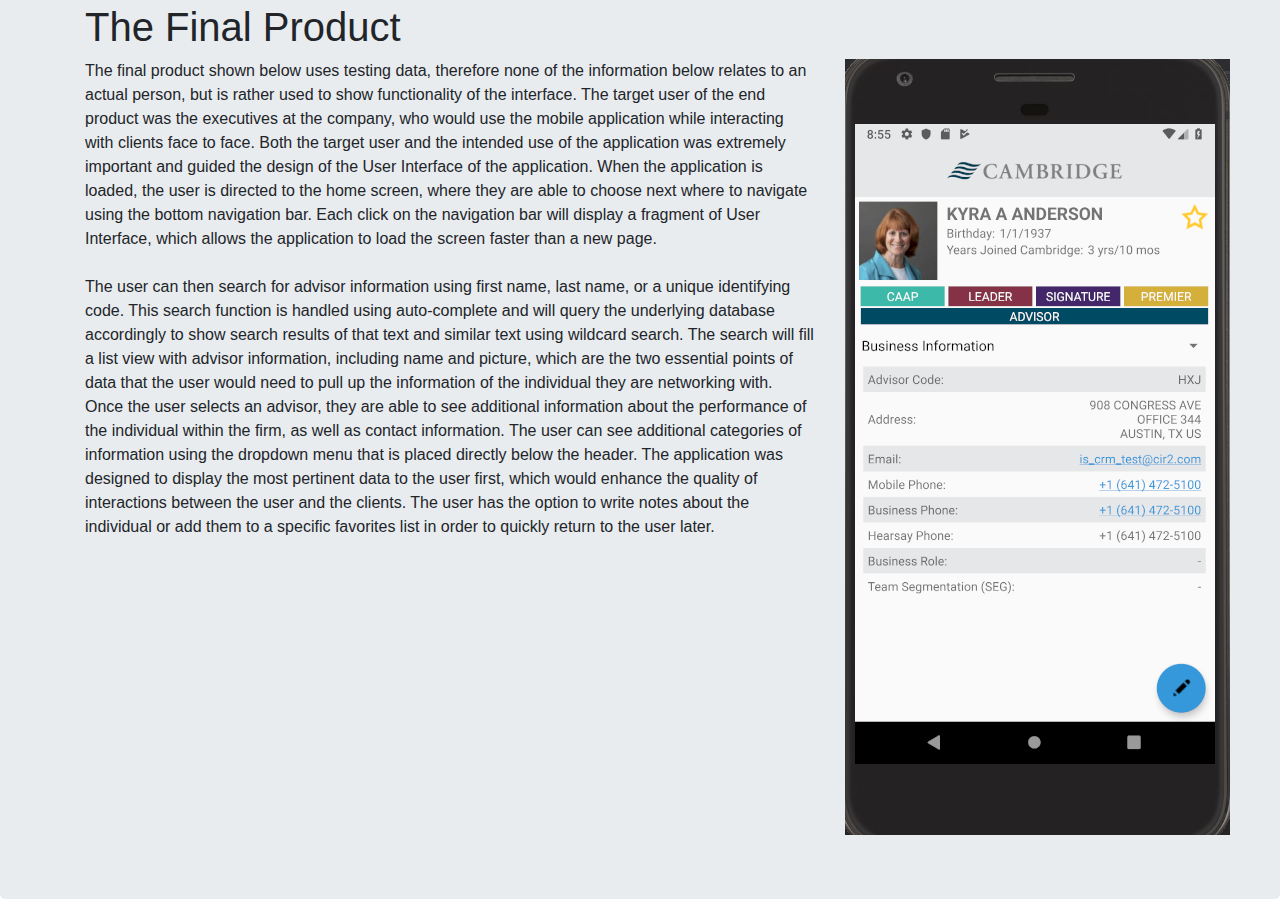
<file: CRM-mobile.html>
<!-- 1. create HTML5 doctype -->

<!DOCTYPE html>
<html lang="en">
  <head>
    <meta charset="utf-8">
    <script src="https://code.jquery.com/jquery-1.10.2.js"></script>
    <meta http-equiv="X-UA-Compatible" content="IE=edge">  <!-- required to handle IE -->
        
    <!-- 2. include meta tag to ensure proper rendering and touch zooming
         (bootstrap is designed to be responsive to mobile.
         Mobile-first styles are part of the core framework.)
    -->  
    <meta name="viewport" content="width=device-width, initial-scale=1">
    <!-- the width=device-width part sets the width of the page to follow
         the screen-width of the device (which will vary depending on the device)
         the initial-scale=1 part sets the initialize zoom level when the page 
         is first loaded by the browser. 
    --> 
  
    <!-- The above 2 meta tags *must* come first in the head; any other head content must come *after* these tags -->

    <!-- to use bootstrap:
         option1: download the files (from http://getbootstrap.com) and put them in 
                  your working directory
         option2: make a link to the files from a CDN (Content Delivery Network)       
    -->
  
    <!-- 3. link bootstrap pages (let's use CDN here)
         Two basic bootstrap pages are  
             https://maxcdn.bootstrapcdn.com/bootstrap/4.2.1/css/bootstrap.min.css" (style, link here)
             https://maxcdn.bootstrapcdn.com/bootstrap/4.2.1/js/bootstrap.min.js (js, link at the bottom)             
         use a link tag to link an external resource
         a rel (relationship) specifies relationship between the current document and the linked resource
         href (hypertext reference) specifies the link's destination 
    -->
    <link rel="stylesheet" href="https://maxcdn.bootstrapcdn.com/bootstrap/4.2.1/css/bootstrap.min.css" />
    <!-- <link rel="stylesheet" href="https://maxcdn.bootstrapcdn.com/bootstrap/3.3.7/css/bootstrap.min.css" />  for version 3-->     
    <!-- <link rel="stylesheet" href="css/bootstrap.min.css" /> if you downloaded bootstrap to your computer -->
  
    <!-- required scripts for IE --> 
    <!--[if lt IE 9]>
      <script src="https://oss.maxcdn.com/html5shiv/3.7.2/html5shiv.min.js"></script>
      <script src="https://oss.maxcdn.com/respond/1.4.2/respond.min.js"></script>
    <![endif]-->
    
    
    <!-- you may add styles here (document-level) or as an external file (external level) -->
<!--     <style>
      body { padding-top: 50px; }    // this is to leave space between navbar and heading 
                                     // when navbar-fixed-top is used
    </style> -->
    
    <title>CRM Mobile Information</title>
        
  </head>
  <body>
    <header>

      <!--Nav Bar below-->
<div id="nav-placeholder">
</div>
<script>
$(function(){
  $("#nav-placeholder").load("nav.html");
});
</script>
<!--end of Navigation bar-->
    
     

    </header>
            
    <!-- 9. let's add jumbotron header
        Bootstrap jumbotron header is one big, attention-grabbing header 
        (that people view it as "modern" but we may view it as "space-wasting")
        
        To add a jumbotron header, as usual, bootstrap requires it to be in a container
        (we'll comment out / remove the "Hello world!" and add the header) 
    -->
    <!-- <h1>Hello world!</h1> -->
    <div class="jumbotron" style="margin-bottom:0;">
      <div class="container">
        <h1>Overview</h1>
        <div class="row">
          <div class="col-md-8">
            <p>
            This past summer, I worked as a Software Development Intern and developed a mobile application during the 3 months I was there. I worked on a team of interns,
            and we were able to release a mobile application in that timeframe with no previous knowledge of mobile development. This opportunity taught me the ability
            to quickly learn a new type of development space as well as new languages and frameworks, since we primarily used C# and .NET Core. 
            <br></br>
            In addition to the hard skills I developed, while working on this project, I was also able to gain skills related to working in the software development industry. We worked in an Agile setting, with daily SCRUM meetings, two week sprints, biweekly backlog groomings, code reviews, and had a team consisting of a Scrum Master, Product Owner, Manager, and Senior Developers who served as mentors throughout the process. In addition, I learned how to use TFS to manage work through PBIs, burndown charts, and version control using Git. We also harnessed our skills releasing the final project using the TFS build and release manager. This was an incredible opportunity that not only showed me quality of work I could produce on a long term project, but also sparked my interest in Software Development as a full-time career.
            <br></br>
            In addition to the real world experience I gained in my intended line of work, I was also extremely grateful to work in an industry that excites me. As a double major of Computer Science and Economics, I am interested in working as a Software Developer in the financial services industry. My Economics major allows me to have a greater appreciation for the work we are doing within the industry. In addition, it allows me to have a greater insight while working on the software, and see user needs, further possibilities of use, and have a greater understanding of the role that the system will serve for the business. In addition to the work that I did this summer, I also received Financial Industry Training to further understand the financial industry as well as the role of the Broker-Dealer. I appreciated these trainings and they served as a real world application to my studies in college. 
            </p> 
          </div>

          <div class="col-md-4">
            <img src="images/crm-mobile-home-img.png"/>
          </div>
        </div>           
      </div>
    </div>

    <div class="jumbotron" style="margin-bottom:0;">
      <div class="container">
        <h1>The Process</h1>
        <p>
        During my time working on this project, I focused on working on the Android Application, which I chose because I wanted to broaden my horizons, as primarily an Apple User. While I helped with the backend of the iOS portion, which was developed using Xamarin.Forms, I focused on the full stack development on the Android Application. This was an incredibly rewarding experience, because it allowed me to understand the full scope of the project, and allowed me to gain insight on how I would stucture the work I needed to complete each sprint. The android development was done using Xamarin Android, because I wanted the users to have a native feel while using the application, in order to grant them primier user experience. The User Interface was designed using AXML, which is android specific, and the backend work was done using C#, which is driven by Xamarin. The use of Xamarin allowed both teams to share backend code of the mobile application throughout the entire process. In addition to the full stack development, we also used a SQL database to house data that persists throughout the application. This allowed me to expand upon the SQL skills that I have learned in classes at school. In addition, I worked on the API calls to pull JSON information that would be displayed, which I found extremely interesting since that allowed the dynamic to be functional even as the business developed after our internship was over. We also implemented a number of security measures in order to protect the information displayed on the application. Throughout the entire process, I had fun gaining a new skill set and I earned an appreciation for all the work I accomplished throughout the summer. This project was much more rewarding than simple data entry or minor bug fixes that some of my peers from school worked on because it allowed me to earn hands-on experience into the development of a real project that creates value to the company.
        </p>            
      </div>
    </div>


    <div class="jumbotron" style="margin-bottom:0;">
      <div class="container">
        <h1>The Final Product</h1>
        <div class="row">
          <div class="col-md-8">
            <p>
            The final product shown below uses testing data, therefore none of the information below relates to an actual person, but is rather used to show functionality of the interface. The target user of the end product was the executives at the company, who would use the mobile application while interacting with clients face to face. Both the target user and the intended use of the application was extremely important and guided the design of the User Interface of the application. When the application is loaded, the user is directed to the home screen, where they are able to choose next where to navigate using the bottom navigation bar. Each click on the navigation bar will display a fragment of User Interface, which allows the application to load the screen faster than a new page. 
            <br></br>
            The user can then search for advisor information using first name, last name, or a unique identifying code. This search function is handled using auto-complete and will query the underlying database accordingly to show search results of that text and similar text using wildcard search. The search will fill a list view with advisor information, including name and picture, which are the two essential points of data that the user would need to pull up the information of the individual they are networking with. Once the user selects an advisor, they are able to see additional information about the performance of the individual within the firm, as well as contact information. The user can see additional categories of information using the dropdown menu that is placed directly below the header. The application was designed to display the most pertinent data to the user first, which would enhance the quality of interactions between the user and the clients. The user has the option to write notes about the individual or add them to a specific favorites list in order to quickly return to the user later. 
            <br></br>
            </p>  
          </div>

          <div class="col-md-4">
            <img src="images/crm-mobile-advisor-img.png"/>
          </div>
        </div>
      </div>
    </div>
    
    <!-- 11. Use a grid-like idea for the content layout
        Grids are rows that contain columns. 
        Bootstrap works on a 12-column system. 
        
        The Bootstrap grid system has four classes:
          xs (for phones - screens less than 768px wide)
          sm (for tablets - screens equal to or greater than 768px wide)
          md (for small laptops - screens equal to or greater than 992px wide)
          lg (for laptops and desktops - screens equal to or greater than 1200px wide)
        
        Let's assume we will use the md class 
        To have two columns (50% width each in full-screen width), use col-md-6. 
        These two columns will stack on mobile and become 100% width.
        (col-md-x specifies that we are using a medium size column)
    -->
<!-- 
    <div class="container">    
      <div class="row">
        <div class="col-md-6">col1</div>
        <div class="col-md-6">col2</div>
      </div>
    </div> -->
   
    <!-- 12. Let's create 3 columns, same width
        (note: to have columns with different widths, change the x in col-md-x to
        any numbers as long as the total is 12)
    -->
    
    <!-- 8. To use bootstrap.min.js, need jquery
         https://ajax.googleapis.com/ajax/libs/jquery/3.3.1/jquery.min.js
         note: js bootstrap allows menu interaction such as dropdown
         (if only use css bootstrap, only link to the css)
    -->        
    <script src="https://ajax.googleapis.com/ajax/libs/jquery/3.3.1/jquery.min.js"></script>
    <script src="https://maxcdn.bootstrapcdn.com/bootstrap/4.2.1/js/bootstrap.min.js"></script>
    <!-- <script src="js/bootstrap.min.js"></script> if you downloaded bootstrap to your computer -->
    
    
  </body>
</html>
</file>
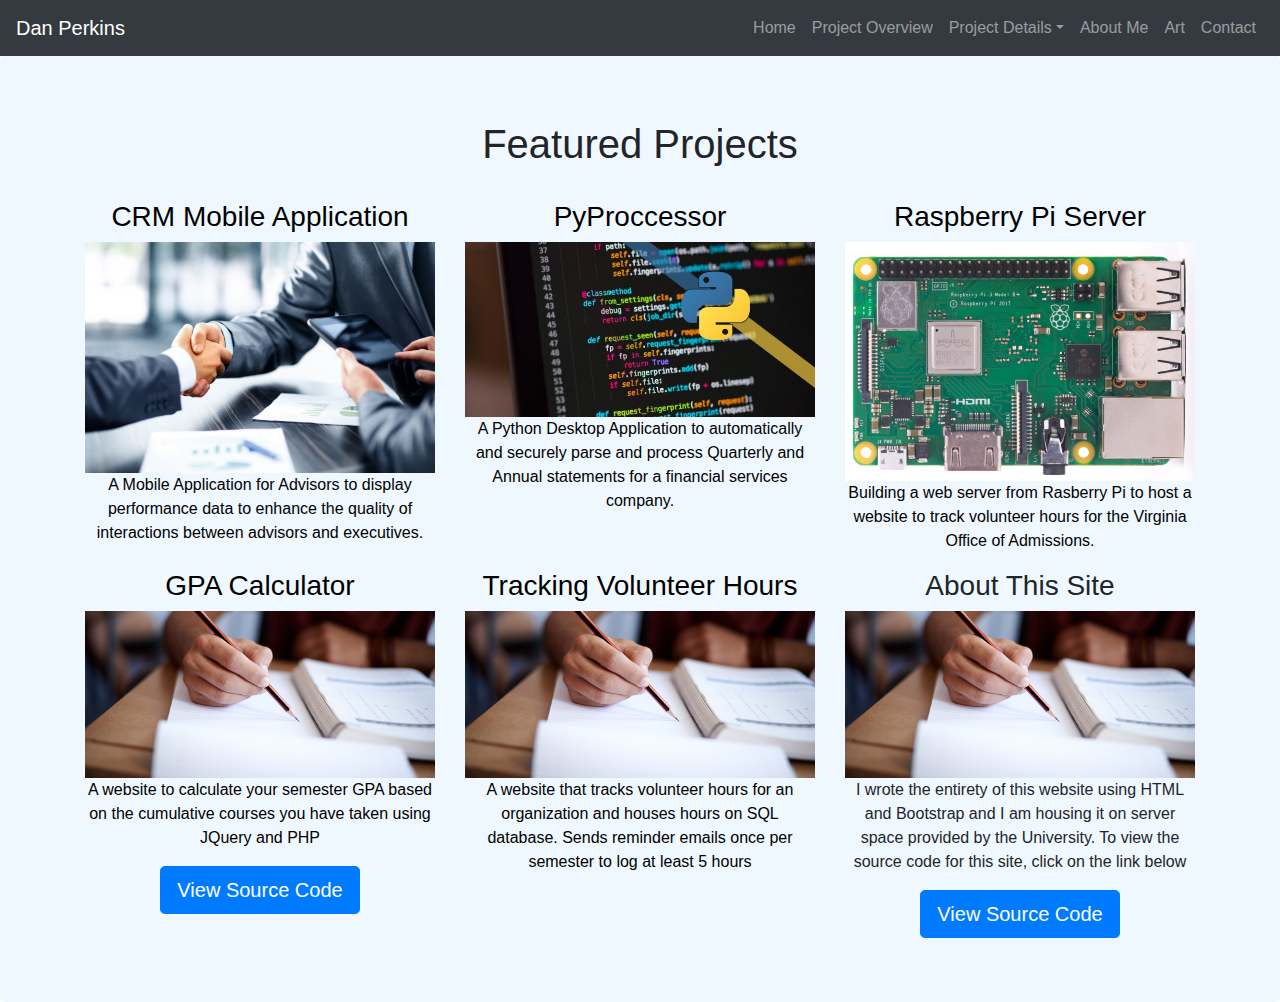
<file: personal-page.html>
<!-- 1. create HTML5 doctype -->

<!DOCTYPE html>
<html lang="en">
  <head>
    <meta charset="utf-8">
    <script src="https://code.jquery.com/jquery-1.10.2.js"></script>

    <meta http-equiv="X-UA-Compatible" content="IE=edge">  <!-- required to handle IE -->
        
    <script src="https://code.jquery.com/jquery-1.10.2.js"></script>

    <meta name="viewport" content="width=device-width, initial-scale=1">

    <link rel="stylesheet" href="https://maxcdn.bootstrapcdn.com/bootstrap/4.2.1/css/bootstrap.min.css" />

    
    <title>Dan Perkins - Software Developer</title>
        
  </head>
  <body>
    <header>
    
      
<!--Nav Bar below-->
<div id="nav-placeholder">
</div>
<script>
$(function(){
  $("#nav-placeholder").load("nav.html");
});
</script>
<!--end of Navigation bar-->

    </header>
            

    <div class="jumbotron" style="background:#F0F8FF; margin-bottom:0;">
      <h1 class="text-center">Featured Projects</h1></br>

	    <div class="container">
	      <div class="row">
	        <div class="col-md-4 text-center">
	        	<a href="CRM-mobile.html" style="text-decoration:none; color:#000000">
		          <h3> CRM Mobile Application</h3>
		         <img class="img-responsive" src="images/crm-mobile-image.jpg" style="width:100%;"></img>
		          <p>A Mobile Application for Advisors to display performance
		          	data to enhance the quality of interactions between
		          	advisors and executives.
		          </p>
	          </a>
	        </div>
	        <div class="col-md-4 text-center">
	        	<a href="python-processor.html" style="text-decoration:none; color:#000000">
		          <h3 >PyProccessor</h3>
		          <img class="img-responsive" src="images/python-image.jpg" style="width:100%;"></img>
		          <p>A Python Desktop Application to automatically and securely
		           parse and process Quarterly and Annual statements for a 
		           financial services company.
		          </p>
	      		</a>
	        </div>
	        <div class="col-md-4 text-center">
		        <a style="text-decoration:none; color:#000000">
		          <h3>Raspberry Pi Server</h3>
		          <img class="img-responsive" src="images/raspberry-pi.jpg" style="width:100%;"></img>
		          <p>Building a web server from Rasberry Pi to host a website
		          	to track volunteer hours for the Virginia Office of Admissions.
		          </p>
	          </a>
	        </div>      
	      </div>
	      <div class="row">
	      	<div class="col-md-4 text-center">
	      		<a href="http://people.virginia.edu/~dgp3sy/cs4640/Exam%20Grade%20Calculator/gpa_calc.html" style="text-decoration:none; color:#000">
	      			<h3>GPA Calculator</h3>
	      			<img class="img-responsive" src="images/test-taking.png" style="width:100%;"/>
	      			<p>A website to calculate your semester GPA based on the cumulative courses you have taken using JQuery and PHP</p>
	      		</a>
	      		<a class="btn btn-primary btn-lg" href="about.html" role="button">View Source Code</a>
	      	</div>
	      	<div class="col-md-4 text-center">
	      		<a href="volunteer-hours.html" style="text-decoration: none; color:#000">
	      			<h3>Tracking Volunteer Hours</h3>
	      			<img class="img-responsive" src="images/test-taking.png" style="width: 100%;"/>
	      			<p>A website that tracks volunteer hours for an organization and houses hours on SQL database. Sends reminder emails once per semester to log at least 5 hours</p>
	      		</a>
	      	</div>
	      	<div class="col-md-4 text-center">
      			<h3>About This Site</h3>
      			<img class="img-responsive" src="images/test-taking.png" style="width: 100%;"/>
      			<p>I wrote the entirety of this website using HTML and Bootstrap and I am housing it on server space provided by the University. To view the source code for this site, click on the link below</p>
          		<a class="btn btn-primary btn-lg center-block" href="about.html" role="button">View Source Code</a>
	    </div>
	</div>
    
    <!-- 8. To use bootstrap.min.js, need jquery
         https://ajax.googleapis.com/ajax/libs/jquery/3.3.1/jquery.min.js
         note: js bootstrap allows menu interaction such as dropdown
         (if only use css bootstrap, only link to the css)
    -->        
    <script src="https://ajax.googleapis.com/ajax/libs/jquery/3.3.1/jquery.min.js"></script>
    <script src="https://maxcdn.bootstrapcdn.com/bootstrap/4.2.1/js/bootstrap.min.js"></script>
    <!-- <script src="js/bootstrap.min.js"></script> if you downloaded bootstrap to your computer -->
    
    
  </body>
</html>
</file>
